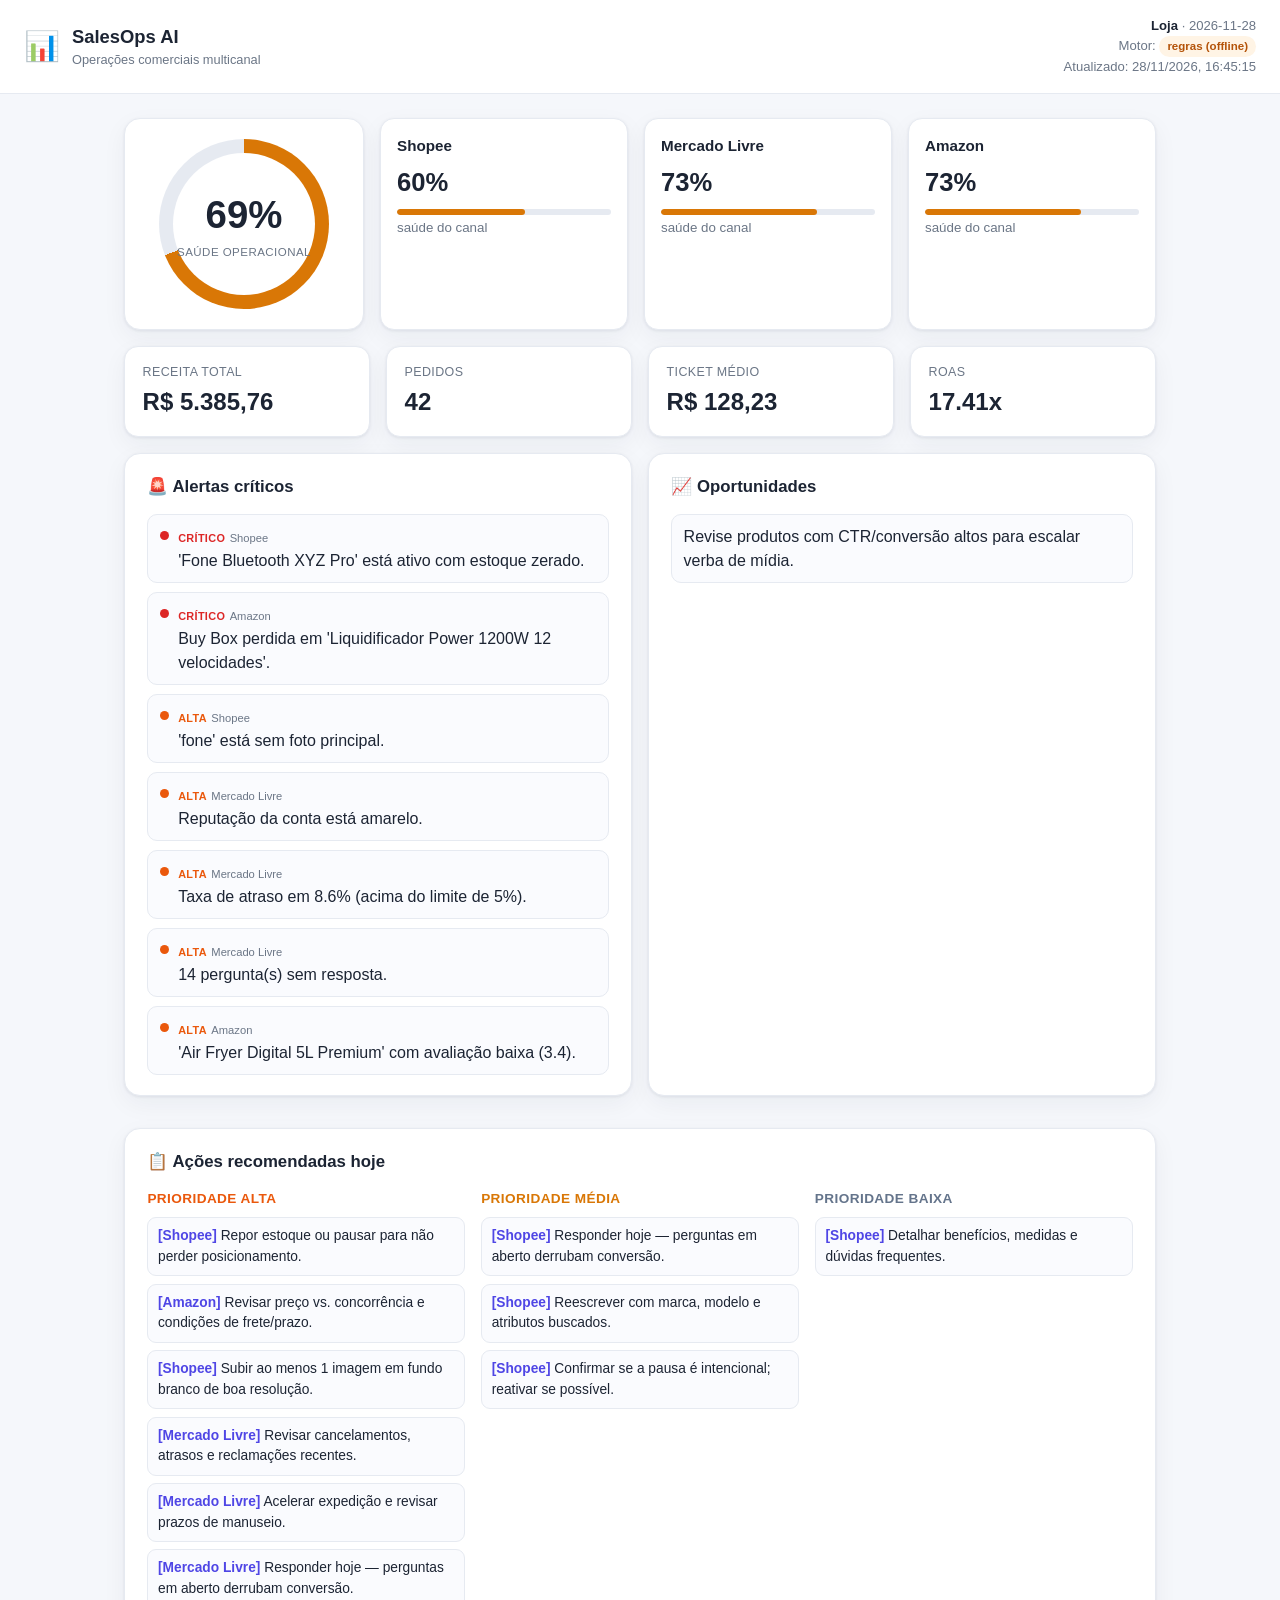
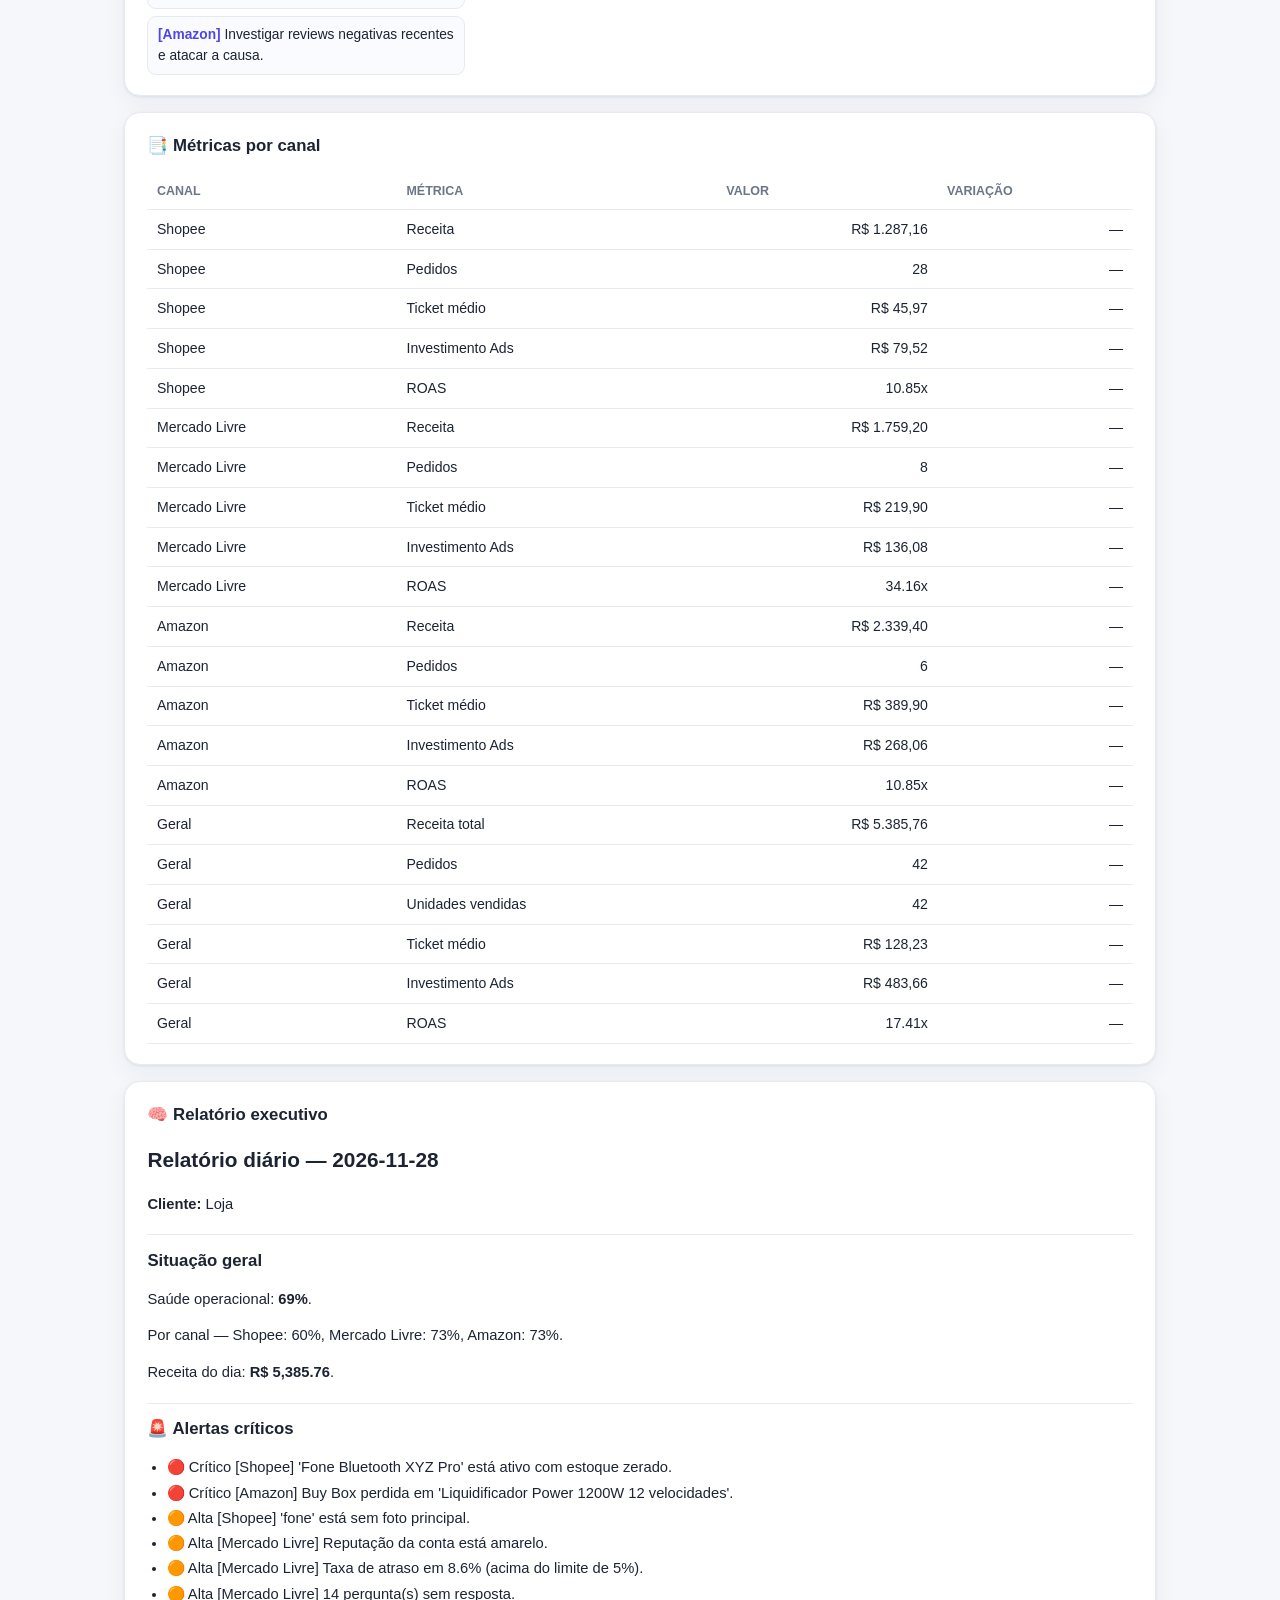
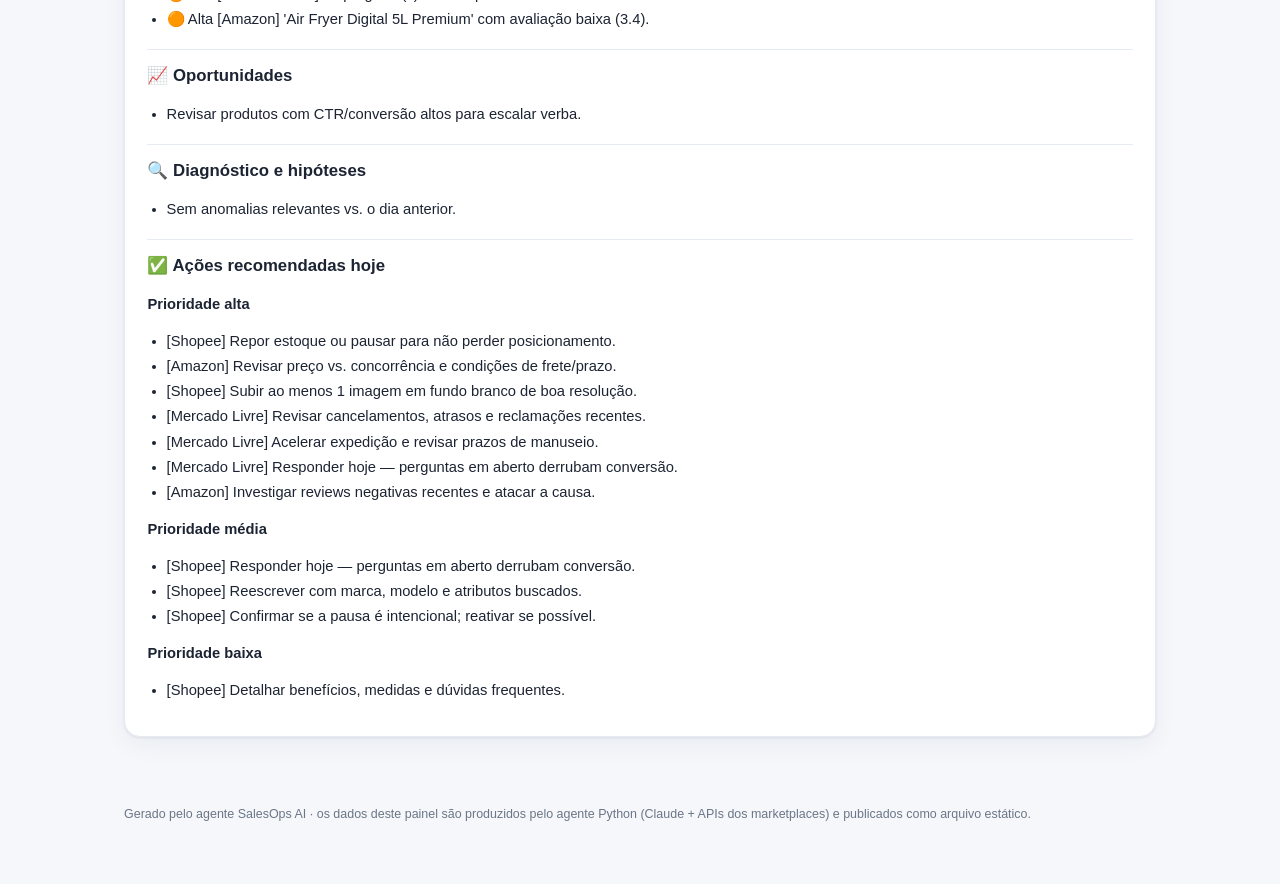
<file: docs/index.html>
<!DOCTYPE html>
<html lang="pt-BR">
<head>
  <meta charset="UTF-8" />
  <meta name="viewport" content="width=device-width, initial-scale=1.0" />
  <title>SalesOps AI — Painel de Operações</title>
  <meta name="description" content="Painel diário de operações comerciais multicanal: saúde, alertas, métricas e ações." />
  <link rel="stylesheet" href="./styles.css" />
</head>
<body>
  <header class="topbar">
    <div class="brand">
      <span class="logo">📊</span>
      <div>
        <h1>SalesOps AI</h1>
        <p class="tagline">Operações comerciais multicanal</p>
      </div>
    </div>
    <div class="meta" id="meta"></div>
  </header>

  <main id="app">
    <div class="loading" id="loading">Carregando relatório…</div>
  </main>

  <footer class="footer">
    <p>Gerado pelo agente SalesOps AI · os dados deste painel são produzidos pelo
       agente Python (Claude + APIs dos marketplaces) e publicados como arquivo estático.</p>
  </footer>

  <template id="tpl-dashboard">
    <section class="hero">
      <div class="health-card">
        <div class="gauge" id="gauge">
          <span class="gauge-value" id="health-value">--</span>
          <span class="gauge-label">saúde operacional</span>
        </div>
      </div>
      <div class="channels" id="channels"></div>
    </section>

    <section class="kpis" id="kpis"></section>

    <section class="grid-2">
      <div class="panel">
        <h2>🚨 Alertas críticos</h2>
        <ul class="alerts" id="alerts"></ul>
      </div>
      <div class="panel">
        <h2>📈 Oportunidades</h2>
        <ul class="ops" id="ops"></ul>
      </div>
    </section>

    <section class="panel">
      <h2>📋 Ações recomendadas hoje</h2>
      <div class="actions" id="actions"></div>
    </section>

    <section class="panel">
      <h2>📑 Métricas por canal</h2>
      <div class="table-wrap"><table class="metrics" id="metrics"></table></div>
    </section>

    <section class="panel">
      <h2>🧠 Relatório executivo</h2>
      <div class="report" id="report"></div>
    </section>
  </template>

  <script src="./app.js"></script>
</body>
</html>
</file>
<file: docs/styles.css>
:root {
  --bg: #f5f7fb;
  --panel: #ffffff;
  --ink: #1c2433;
  --muted: #6b7686;
  --line: #e6eaf1;
  --accent: #4f46e5;
  --accent-soft: #eef0fe;
  --crit: #dc2626;
  --high: #ea580c;
  --med: #d97706;
  --low: #64748b;
  --good: #16a34a;
  --shadow: 0 1px 3px rgba(20, 30, 60, .08), 0 8px 24px rgba(20, 30, 60, .05);
}

* { box-sizing: border-box; }

body {
  margin: 0;
  font-family: -apple-system, BlinkMacSystemFont, "Segoe UI", Roboto, Helvetica, Arial, sans-serif;
  background: var(--bg);
  color: var(--ink);
  line-height: 1.5;
}

.topbar {
  display: flex; justify-content: space-between; align-items: center; gap: 1rem;
  padding: 1rem 1.5rem; background: var(--panel); border-bottom: 1px solid var(--line);
  position: sticky; top: 0; z-index: 10;
}
.brand { display: flex; align-items: center; gap: .75rem; }
.logo { font-size: 1.8rem; }
.topbar h1 { font-size: 1.15rem; margin: 0; }
.tagline { margin: 0; color: var(--muted); font-size: .8rem; }
.meta { text-align: right; font-size: .82rem; color: var(--muted); }
.meta strong { color: var(--ink); }
.badge { display: inline-block; padding: .12rem .5rem; border-radius: 999px;
  font-size: .72rem; font-weight: 600; background: var(--accent-soft); color: var(--accent); }
.badge.rules { background: #fff4e5; color: #b45309; }

main { max-width: 1080px; margin: 0 auto; padding: 1.5rem; }
.loading { text-align: center; color: var(--muted); padding: 4rem 0; }

.hero { display: grid; grid-template-columns: 240px 1fr; gap: 1rem; margin-bottom: 1rem; }
.health-card, .panel { background: var(--panel); border: 1px solid var(--line);
  border-radius: 16px; box-shadow: var(--shadow); }
.health-card { display: flex; align-items: center; justify-content: center; padding: 1.25rem; }
.gauge { width: 170px; height: 170px; border-radius: 50%;
  display: flex; flex-direction: column; align-items: center; justify-content: center;
  background: conic-gradient(var(--gauge-color, var(--accent)) calc(var(--pct, 0) * 1%), var(--line) 0);
  position: relative; }
.gauge::before { content: ""; position: absolute; inset: 14px; border-radius: 50%; background: var(--panel); }
.gauge-value { position: relative; font-size: 2.4rem; font-weight: 700; }
.gauge-label { position: relative; font-size: .72rem; color: var(--muted); text-transform: uppercase; letter-spacing: .04em; }

.channels { display: grid; grid-template-columns: repeat(auto-fit, minmax(140px, 1fr)); gap: 1rem; }
.chan { background: var(--panel); border: 1px solid var(--line); border-radius: 14px;
  padding: 1rem; box-shadow: var(--shadow); }
.chan h3 { margin: 0 0 .35rem; font-size: .95rem; }
.chan .score { font-size: 1.6rem; font-weight: 700; }
.bar { height: 6px; border-radius: 999px; background: var(--line); margin-top: .5rem; overflow: hidden; }
.bar > span { display: block; height: 100%; border-radius: 999px; }
.chan small { color: var(--muted); }

.kpis { display: grid; grid-template-columns: repeat(auto-fit, minmax(170px, 1fr)); gap: 1rem; margin-bottom: 1rem; }
.kpi { background: var(--panel); border: 1px solid var(--line); border-radius: 14px;
  padding: 1rem 1.1rem; box-shadow: var(--shadow); }
.kpi .label { color: var(--muted); font-size: .78rem; text-transform: uppercase; letter-spacing: .03em; }
.kpi .value { font-size: 1.5rem; font-weight: 700; margin-top: .2rem; }
.delta { font-size: .82rem; font-weight: 600; }
.delta.up { color: var(--good); }
.delta.down { color: var(--crit); }
.delta.flat { color: var(--muted); }

.grid-2 { display: grid; grid-template-columns: 1fr 1fr; gap: 1rem; margin-bottom: 1rem; }
.panel { padding: 1.25rem 1.4rem; margin-bottom: 1rem; }
.panel h2 { margin: 0 0 .9rem; font-size: 1.05rem; }

.alerts, .ops { list-style: none; margin: 0; padding: 0; display: flex; flex-direction: column; gap: .55rem; }
.alerts li, .ops li { display: flex; gap: .6rem; align-items: flex-start;
  padding: .6rem .7rem; border: 1px solid var(--line); border-radius: 10px; background: #fafbfe; }
.alerts li .dot { width: 9px; height: 9px; border-radius: 50%; margin-top: .4rem; flex: none; }
.sev-critica { color: var(--crit); } .bg-critica { background: var(--crit); }
.sev-alta { color: var(--high); } .bg-alta { background: var(--high); }
.sev-media { color: var(--med); } .bg-media { background: var(--med); }
.sev-baixa { color: var(--low); } .bg-baixa { background: var(--low); }
.tag { font-size: .68rem; font-weight: 700; text-transform: uppercase; letter-spacing: .03em; }
.chan-tag { font-size: .7rem; color: var(--muted); }
.empty { color: var(--muted); font-style: italic; }

.actions { display: grid; grid-template-columns: repeat(3, 1fr); gap: 1rem; }
.actions .col h3 { margin: 0 0 .5rem; font-size: .85rem; text-transform: uppercase; letter-spacing: .03em; }
.actions .col.alta h3 { color: var(--high); }
.actions .col.media h3 { color: var(--med); }
.actions .col.baixa h3 { color: var(--low); }
.actions ul { list-style: none; margin: 0; padding: 0; display: flex; flex-direction: column; gap: .45rem; }
.actions li { font-size: .86rem; padding: .5rem .6rem; border-radius: 9px; background: #fafbfe; border: 1px solid var(--line); }
.actions li b { color: var(--accent); }

.table-wrap { overflow-x: auto; }
table.metrics { width: 100%; border-collapse: collapse; font-size: .88rem; }
table.metrics th, table.metrics td { text-align: left; padding: .55rem .6rem; border-bottom: 1px solid var(--line); }
table.metrics th { color: var(--muted); font-weight: 600; font-size: .78rem; text-transform: uppercase; }
table.metrics td.num { text-align: right; font-variant-numeric: tabular-nums; }

.report { font-size: .92rem; }
.report h1 { font-size: 1.3rem; }
.report h2 { font-size: 1.05rem; margin-top: 1.2rem; border-top: 1px solid var(--line); padding-top: .8rem; }
.report ul { padding-left: 1.2rem; }
.report li { margin: .2rem 0; }

.footer { max-width: 1080px; margin: 0 auto; padding: 1rem 1.5rem 3rem; color: var(--muted); font-size: .78rem; }

@media (max-width: 820px) {
  .hero { grid-template-columns: 1fr; }
  .grid-2 { grid-template-columns: 1fr; }
  .actions { grid-template-columns: 1fr; }
}
</file>
